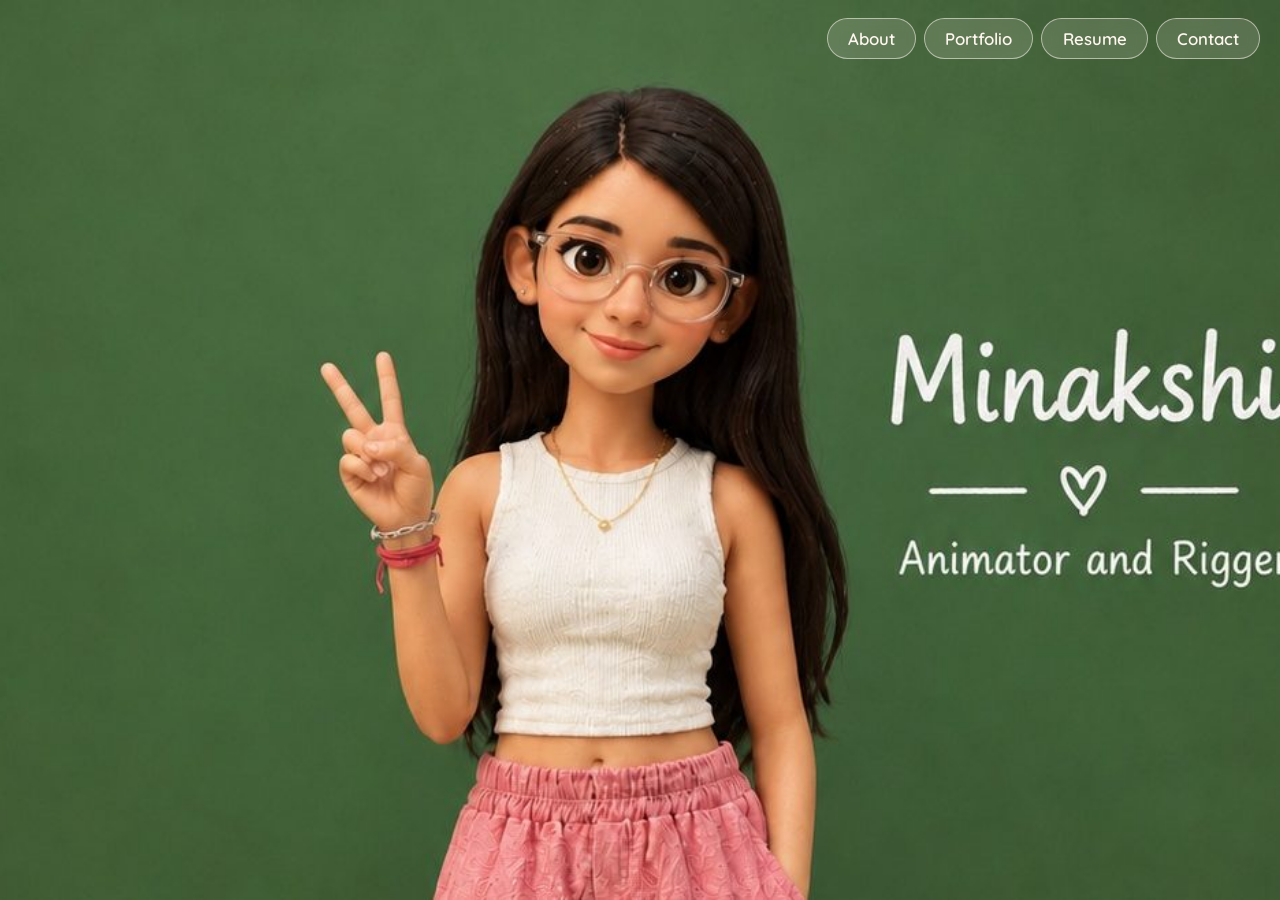
<file: index.html>
<!DOCTYPE html>
<html lang="en">
<head>
  <meta charset="utf-8">
  <meta name="viewport" content="width=device-width, initial-scale=1, viewport-fit=cover">
  <title>Minakshi</title>
  <link rel="preconnect" href="https://fonts.googleapis.com"><link rel="preconnect" href="https://fonts.gstatic.com" crossorigin>
  <link href="https://fonts.googleapis.com/css2?family=Caveat:wght@600;700&family=Quicksand:wght@500;600&display=swap" rel="stylesheet">
  <style>
    :root{
      --green:#3b6b3f;
      --pink:#f08a9c;
      --cream:#fff7ef;
      --ink:#23402a;
      box-sizing:border-box;
      padding-top:env(safe-area-inset-top,0px);
      padding-bottom:env(safe-area-inset-bottom,0px)
    }

    *,*::before,*::after{
      box-sizing:inherit
    }

    html,body{
      height:100%;margin:0
    }

    body{
      font-family:Quicksand,system-ui,sans-serif;
      color:var(--cream);
      background:var(--green);
      overflow:hidden
    }

    .bg{
      position:fixed;
      inset:0;
      background:var(--green) url(minakshi-bg.jpg) center 20%/cover no-repeat;
      transition:filter .7s ease,transform .9s cubic-bezier(.2,.8,.2,1);
      animation:breathe 9s ease-in-out infinite alternate;
      z-index:0
    }

    #rot{display:none;position:fixed;inset:0;z-index:100;background:var(--green);flex-direction:column;align-items:center;justify-content:center;gap:18px;text-align:center;padding:30px;font:700 1.9rem Caveat,cursive}
    #rot svg{width:90px;height:90px;animation:turn 2.2s ease-in-out infinite}
@keyframes turn{0%,30%{transform:rotate(0)}70%,100%{transform:rotate(-90deg)}}
@media (orientation:portrait) and (max-width:900px){#rot{display:flex}}
@keyframes breathe{from{transform:scale(1)}to{transform:scale(1.035)}}
body.blurred .bg{filter:blur(14px) brightness(.72) saturate(1.1);transform:scale(1.08);animation:none}
nav{position:fixed;top:max(18px,env(safe-area-inset-top,0px));right:20px;display:flex;gap:8px;flex-wrap:wrap;justify-content:flex-end;z-index:5;animation:drop 1s .2s both cubic-bezier(.2,.8,.2,1)}
@keyframes drop{from{opacity:0;transform:translateY(-24px)}to{opacity:1;transform:none}}
nav button,.btn{font:600 1.05rem Quicksand,sans-serif;color:var(--cream);background:rgba(255,247,239,.14);border:1.5px solid rgba(255,247,239,.55);border-radius:99px;padding:.55em 1.2em;cursor:pointer;backdrop-filter:blur(6px);transition:background .25s,color .25s,transform .25s;text-decoration:none;display:inline-block}
nav button:hover,.btn:hover{background:var(--cream);color:var(--ink);transform:translateY(-3px) rotate(-2deg)}
button:focus-visible,a:focus-visible{outline:3px solid var(--pink);outline-offset:3px}
.hint{position:fixed;left:22px;bottom:max(20px,env(safe-area-inset-bottom,0px));font:700 1.5rem Caveat,cursive;z-index:2;animation:drop 1s 1s both;text-shadow:0 2px 8px rgba(0,0,0,.35)}
.hint i{display:inline-block;animation:poke 1.6s ease-in-out infinite;font-style:normal}
@keyframes poke{50%{transform:translate(6px,-6px)}}
.panel{position:fixed;inset:0;display:grid;place-items:center;padding:16px;z-index:10;opacity:0;visibility:hidden;transition:opacity .45s,visibility 0s .45s;background:rgba(20,45,26,.18)}
.panel.open{opacity:1;visibility:visible;transition:opacity .45s}
.card{position:relative;width:min(760px,100%);max-height:calc(100vh - 32px);overflow:auto;padding:clamp(22px,4vw,44px);border-radius:28px;background:rgba(255,247,239,.16);border:1.5px solid rgba(255,247,239,.45);backdrop-filter:blur(22px) saturate(1.3);-webkit-backdrop-filter:blur(22px) saturate(1.3);box-shadow:0 30px 80px rgba(10,30,15,.4);transform:translateY(50px) scale(.92) rotate(-1.5deg);opacity:0;transition:transform .6s cubic-bezier(.2,1.2,.3,1),opacity .4s}
.panel.open .card{transform:none;opacity:1}
.panel.open .card>*,.panel.open .in>*{animation:pop .6s calc(.18s + var(--i,0)*.09s) both cubic-bezier(.2,1.2,.3,1)}
@keyframes pop{from{opacity:0;transform:translateY(22px) scale(.95)}to{opacity:1;transform:none}}
.back{position:absolute;top:16px;left:16px;width:44px;height:44px;border-radius:50%;border:1.5px solid rgba(255,247,239,.6);background:rgba(255,247,239,.15);color:var(--cream);cursor:pointer;display:grid;place-items:center;transition:transform .3s,background .3s}
.back:hover{background:var(--cream);color:var(--ink);transform:translateX(-4px)}
h2{font:700 clamp(2.2rem,6vw,3.2rem) Caveat,cursive;text-align:center;margin:.1em 0 .6em;text-shadow:0 2px 10px rgba(0,0,0,.25)}
p{line-height:1.7;font-size:1.08rem;margin:0 0 1em}
.grid{display:grid;grid-template-columns:repeat(3,1fr);gap:16px}
@media(max-width:560px){.grid{grid-template-columns:1fr}}
.tile{text-decoration:none;aspect-ratio:3/4;border-radius:20px;border:1.5px solid rgba(255,247,239,.55);background:rgba(255,247,239,.12);color:var(--cream);font:700 1.7rem Caveat,cursive;display:flex;flex-direction:column;align-items:center;justify-content:center;gap:14px;cursor:pointer;transition:transform .35s cubic-bezier(.2,1.4,.4,1),background .3s,color .3s}
@media(max-width:560px){.tile{text-decoration:none;aspect-ratio:auto;padding:22px;flex-direction:row}}
.tile svg{width:64px;height:64px;transition:transform .5s}
.tile:hover{transform:translateY(-8px) rotate(2deg);background:var(--cream);color:var(--ink)}
.tile:hover svg{transform:scale(1.15) rotate(-8deg)}
svg{fill:none;stroke:currentColor;stroke-width:2;stroke-linecap:round;stroke-linejoin:round}
.view{display:none}.view.show{display:block}
.reel{display:grid;gap:12px;grid-template-columns:repeat(auto-fit,minmax(150px,1fr))}
.reel div{aspect-ratio:16/10;border-radius:16px;border:1.5px dashed rgba(255,247,239,.6);display:grid;place-items:center;font-weight:600;transition:transform .3s}
.reel div:hover{transform:scale(1.04)}
.reel svg{width:38px;height:38px}
.row{display:flex;align-items:center;gap:14px;padding:14px 18px;margin-bottom:12px;border-radius:18px;background:rgba(255,247,239,.12);border:1.5px solid rgba(255,247,239,.4);color:var(--cream);text-decoration:none;font-weight:600;font-size:1.1rem;transition:transform .3s,background .3s,color .3s}
.row:hover{transform:translateX(8px);background:var(--cream);color:var(--ink)}
.row svg{width:26px;height:26px;flex:none}
.soc{display:flex;gap:16px;justify-content:center;margin-top:22px}
.soc a{width:60px;height:60px;border-radius:50%;border:1.5px solid rgba(255,247,239,.7);display:grid;place-items:center;color:var(--cream);transition:transform .4s cubic-bezier(.2,1.5,.4,1),background .3s,color .3s}
.soc a:hover{background:var(--pink);color:#fff;transform:translateY(-8px) rotate(10deg) scale(1.1)}
.soc svg{width:28px;height:28px}
.doc{background:var(--cream);color:var(--ink);border-radius:14px;padding:22px;margin:0 auto 18px;max-width:420px;text-align:left;position:relative}
.doc b{font:700 1.8rem Caveat,cursive}
.doc span{display:block;height:8px;border-radius:9px;background:rgba(35,64,42,.22);margin:12px 0}
.doc span:nth-child(3){width:80%}.doc span:nth-child(4){width:92%}.doc span:nth-child(5){width:60%}
.center{text-align:center}
@media (prefers-reduced-motion:reduce){*,*::before,*::after{animation:none!important;transition-duration:.01ms!important}}
body.leaving .panel.open{opacity:0;transition:opacity .35s}
</style></head>
<body>
<div id="rot"><svg viewBox="0 0 24 24"><rect x="7" y="2" width="10" height="20" rx="2"/><path d="M11 18h2"/></svg>Please rotate your phone to landscape</div>
<div class="bg" id="bg" role="img" aria-label="Minakshi, animator and rigger, making a peace sign"></div>

<nav aria-label="Main">
  <button data-open="about">About</button>
  <button data-open="portfolio">Portfolio</button>
  <button data-open="resume">Resume</button>
  <button data-open="contact">Contact</button>
</nav>

<section class="panel" id="about" aria-label="About me"><div class="card">
  <button class="back" data-close aria-label="Back"><svg viewBox="0 0 24 24" width="22" height="22"><path d="M19 12H5M11 6l-6 6 6 6"/></svg></button>
  <h2>About Me</h2>
  <p style="--i:1">Hi, I'm Minakshi, an animator and rigger who loves making characters feel alive. I build rigs that are fun for animators to pose, and I animate the moments between the poses.</p>
  <p style="--i:2">Creative and detail-oriented 3D Animation student pursuing B.Sc in Animation, VFX & Gaming at Chandigarh University. Skilled in 3D animation, modeling, rigging, rendering using Blender, Autodesk Maya. Passionate about creating visually engaging digital content and continuously improving artistic and technical abilities.</p>
  <p style="--i:3">I'm open to freelance work and studio roles.</p>
</div></section>

<section class="panel" id="portfolio" aria-label="Portfolio"><div class="card">
  <button class="back" data-close aria-label="Back"><svg viewBox="0 0 24 24" width="22" height="22"><path d="M19 12H5M11 6l-6 6 6 6"/></svg></button>
  <h2>Portfolio</h2>
  <div class="grid in">
    <a class="tile" style="--i:1" href="animation.html"><svg viewBox="0 0 64 64"><circle cx="32" cy="14" r="8"/><path d="M32 22v20M18 30l14-4 14 4M32 42l-10 16M32 42l10 16"/></svg>Animation</a>
    <a class="tile" style="--i:2" href="rigging.html"><svg viewBox="0 0 64 64"><circle cx="14" cy="14" r="6"/><circle cx="32" cy="34" r="6"/><circle cx="50" cy="52" r="6"/><path d="M18 18l10 12M36 38l10 10"/></svg>Rigging</a>
    <a class="tile" style="--i:3" href="modelling.html"><svg viewBox="0 0 64 64"><path d="M32 6l22 12v28L32 58 10 46V18z"/><path d="M10 18l22 12 22-12M32 30v28"/></svg>Modelling</a>
  </div>
</div></section>

<section class="panel" id="resume" aria-label="Resume"><div class="card center">
  <button class="back" data-close aria-label="Back"><svg viewBox="0 0 24 24" width="22" height="22"><path d="M19 12H5M11 6l-6 6 6 6"/></svg></button>
  <h2>Resume</h2>
  <div class="doc" style="--i:1"><b>KM Minakshi</b> <br>
    3D Animator & Rigger <br>
    minakshirawat676@gmail.com | Chandigarh <br>
    <i>LinkedIn:</i> www.linkedin.com/in/km-minakshi<br>
    <b>PROFESSIONAL SUMMARY</b><br>
    Creative and detail-oriented 3D Animation student pursuing B.Sc in Animation, VFX &
    Gaming at Chandigarh University. Skilled in 3D animation, modeling, , rigging, rendering
    using Blender, Autodesk Maya. Passionate about creating visually engaging digital
    content and continuously improving artistic and technical abilities.<br>
    <b>SKILLS</b><br>
    <li><i>Software:</i> Blender, Autodesk Maya, Adobe Photoshop, Adobe Illustrator<br></li>
    <li><i>Creative Skills:</i> 3D Modeling, Rendering, 3D Animation, Rigging<br></li>
    <li><i>Skills:</i> Communication, Leadership, Teamwork, Project Management<br></li>
    <b>FEATURED PROJECTS</b><br>
    3D Modelling Artist | June 2025 - July 2025<br>
    Designed a modern 3D office interior environment.<br>
    Created realistic lighting, textures, and materials for enhanced visualization.<br>
    Modeled office assets including desks, computers, chairs, and decorative elements.<br>
    Developed a clean and professional workspace concept focused on productivity
    and realism.<br>
    Animator | June 2026 - July 2026<br>
    Created loop animations in Blender<br>
    Focused on smooth seamless motion and timing<br>
    <b>EDUCATION</b><br>
    <li>Chandigarh University | B.Sc Animation, VFX & Gaming | 2024 - Present<br></li>
    <li>Army Public School, Chandimandir | CBSE Higher Secondary Education | 2023 -2024<br></li>
    <li>Army Public School, Chandim andir | CBSE Secondary Education | 2021 - 2022<br></li>
    <b>CERTIFICATIONS</b><br>
    Generative Al - <i>LinkedIn Certification<br></i>
    Mastering Communication as a Leader - <i>LinkedIn Learning<br></i>
    Generative AI - <i>Google<br></i>
    <b>ACHIEVEMENTS</b><br>
    <li>1st Position in Face Painting - International Animation Day 2025<br></li>
    <li>Participated in collaborative animation and creative projects<br></li>
    <b>LANGUAGES<br></b>
    <li>Hindi<br></li>
    <li>English</div></li>
  <a class="btn" style="--i:2" href="Resume.pdf" download>Download resume</a>
</div></section>

<section class="panel" id="contact" aria-label="Contact"><div class="card">
  <button class="back" data-close aria-label="Back"><svg viewBox="0 0 24 24" width="22" height="22"><path d="M19 12H5M11 6l-6 6 6 6"/></svg></button>
  <h2>Contact</h2>
  <div class="in">
  <a class="row" style="--i:1" href="mailto:minakshirawat676@gmail.com"><svg viewBox="0 0 24 24"><rect x="3" y="5" width="18" height="14" rx="3"/><path d="M3 7l9 6 9-6"/></svg>minakshirawat676@gmail.com</a>
  <a class="row" style="--i:2" href="tel:+918708232068"><svg viewBox="0 0 24 24"><path d="M5 4h4l2 5-2.5 1.5a11 11 0 005 5L15 13l5 2v4a2 2 0 01-2 2A15 15 0 013 6a2 2 0 012-2z"/></svg>+91 8708232068</a>
  <div class="soc" style="--i:3">
    <a href="https://www.instagram.com/aesthetic.mesh/?hl=en" target="_blank" rel="noopener noreferrer" aria-label="Instagram"><svg viewBox="0 0 24 24"><rect x="3" y="3" width="18" height="18" rx="5"/><circle cx="12" cy="12" r="4"/><circle cx="17.5" cy="6.5" r=".6"/></svg></a>
    <a href="https://www.linkedin.com/in/km-minakshi" target="_blank" rel="noopener noreferrer" aria-label="LinkedIn"><svg viewBox="0 0 24 24"><path d="M6 10v8M6 6v.01M11 18v-8M11 13a3 3 0 016 0v5"/></svg></a>
    <a href="https://www.artstation.com/minakshi89" target="_blank" rel="noopener noreferrer" aria-label="ArtStation"><svg viewBox="0 0 24 24" style="fill:currentColor;stroke:none"><path d="M0 17.723l2.027 3.505a2.424 2.424 0 0 0 2.164 1.333h13.457l-2.792-4.838H0zm24 .025c0-.484-.143-.935-.388-1.314L15.728 2.728a2.424 2.424 0 0 0-2.142-1.289H9.419L21.598 22.54l1.92-3.325c.378-.637.482-.919.482-1.467zm-11.129-3.462L7.428 4.858l-5.444 9.428h10.887z"/></svg></a>
  </div></div>
</div></section>

<script>
const body=document.body;let current=null,last=null;
function openP(id){const p=document.getElementById(id);if(!p)return;last=document.activeElement;
  if(current&&current!==p)current.classList.remove('open');
  p.classList.add('open');current=p;body.classList.add('blurred');
  setTimeout(()=>p.querySelector('.back').focus(),50)}
function closeP(){if(!current)return;current.classList.remove('open');current=null;body.classList.remove('blurred');if(last)last.focus()}
document.querySelectorAll('[data-open]').forEach(b=>b.onclick=()=>openP(b.dataset.open));
document.querySelectorAll('[data-close]').forEach(b=>b.onclick=closeP);
document.querySelectorAll('.panel').forEach(p=>p.addEventListener('click',e=>{if(e.target===p)closeP()}));
addEventListener('keydown',e=>{if(e.key==='Escape')closeP()});
document.querySelectorAll('.tile').forEach(a=>a.addEventListener('click',e=>{e.preventDefault();body.classList.add('leaving');setTimeout(()=>location.href=a.href,350)}));
if(location.hash==='#portfolio')openP('portfolio');
addEventListener('pageshow',()=>body.classList.remove('leaving'));
</script>
</body></html>
</file>
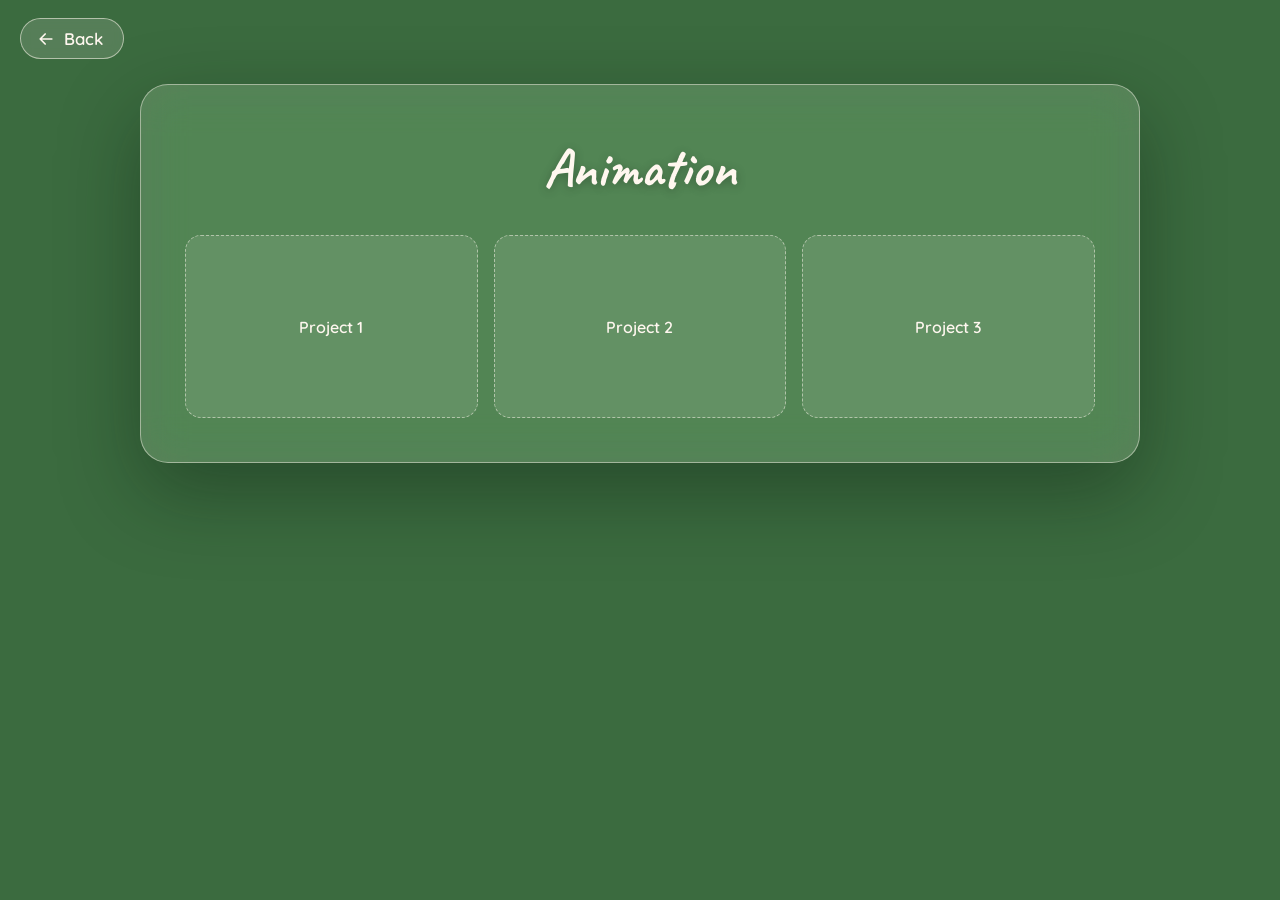
<file: animation.html>
<!DOCTYPE html>
<html lang="en"><head><meta charset="utf-8">
<meta name="viewport" content="width=device-width, initial-scale=1, viewport-fit=cover">
<title>Animation | Minakshi</title>
<link rel="stylesheet" href="subpage.css">
</head><body>
<div id="rot"><svg viewBox="0 0 24 24"><rect x="7" y="2" width="10" height="20" rx="2"/><path d="M11 18h2"/></svg>Please rotate your phone to landscape</div>
<div class="bg"></div>
<a class="back" href="index.html#portfolio" aria-label="Back to portfolio"><svg viewBox="0 0 24 24"><path d="M19 12H5M11 6l-6 6 6 6"/></svg>Back</a>

<main class="card">
  <h1>Animation</h1>
  <div class="reel">
    <div class="ph">Project 1</div>
    <div class="ph">Project 2</div>
    <div class="ph">Project 3</div>
  </div>
</main>
</body></html>
</file>
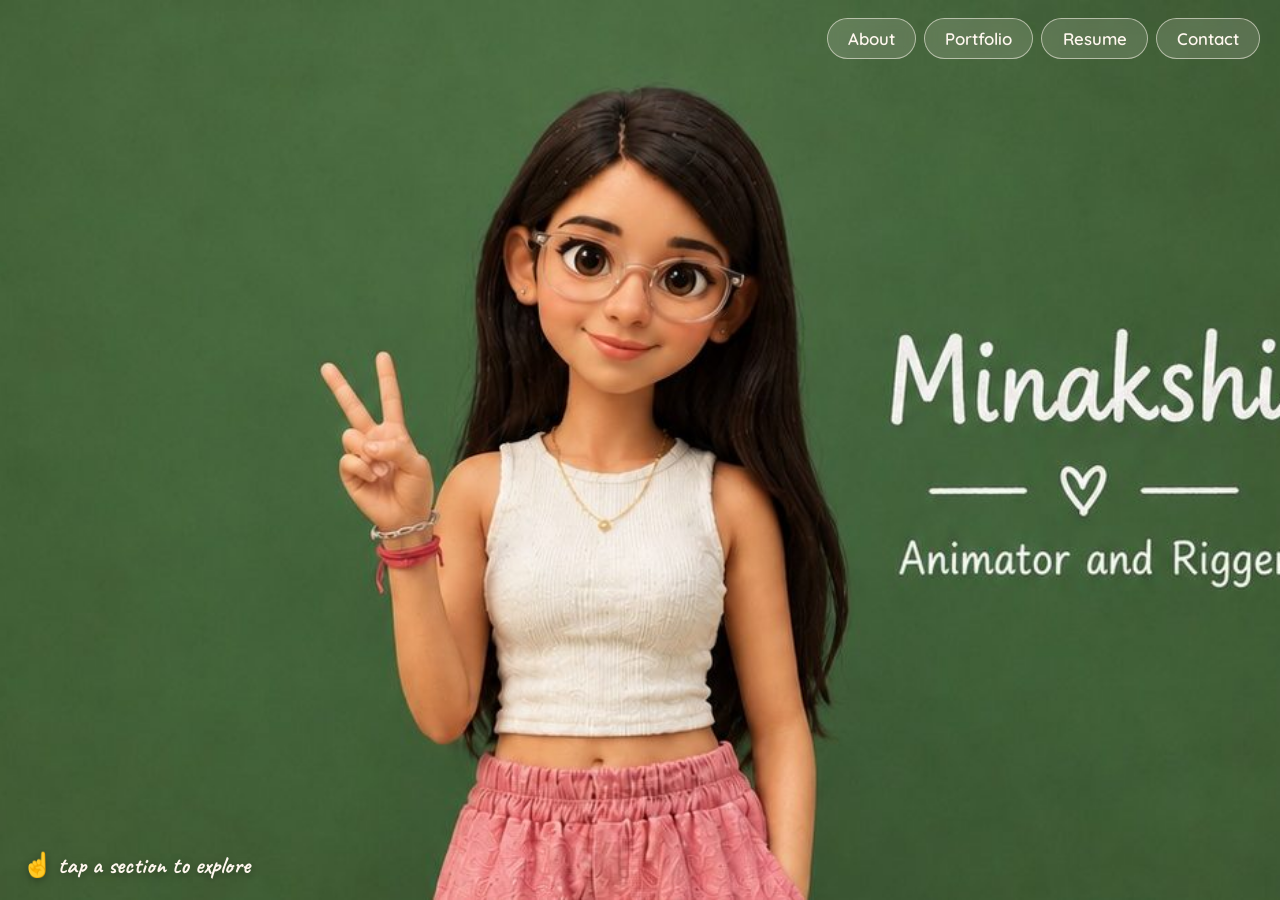
<file: minakshi-portfolio.html>
<!DOCTYPE html>
<html lang="en"><head><meta charset="utf-8">
<meta name="viewport" content="width=device-width, initial-scale=1, viewport-fit=cover">
<title>Minakshi | Animator and Rigger</title>
<link rel="preconnect" href="https://fonts.googleapis.com"><link rel="preconnect" href="https://fonts.gstatic.com" crossorigin>
<link href="https://fonts.googleapis.com/css2?family=Caveat:wght@600;700&family=Quicksand:wght@500;600&display=swap" rel="stylesheet">
<style>
:root{--green:#3b6b3f;--pink:#f08a9c;--cream:#fff7ef;--ink:#23402a;box-sizing:border-box;padding-top:env(safe-area-inset-top,0px);padding-bottom:env(safe-area-inset-bottom,0px)}
*,*::before,*::after{box-sizing:inherit}
html,body{height:100%;margin:0}
body{font-family:Quicksand,system-ui,sans-serif;color:var(--cream);background:var(--green);overflow:hidden}
.bg{position:fixed;inset:0;background:var(--green) url([data-uri]) center 20%/cover no-repeat;transition:filter .7s ease,transform .9s cubic-bezier(.2,.8,.2,1);animation:breathe 9s ease-in-out infinite alternate;z-index:0}
#rot{display:none;position:fixed;inset:0;z-index:100;background:var(--green);flex-direction:column;align-items:center;justify-content:center;gap:18px;text-align:center;padding:30px;font:700 1.9rem Caveat,cursive}
#rot svg{width:90px;height:90px;animation:turn 2.2s ease-in-out infinite}
@keyframes turn{0%,30%{transform:rotate(0)}70%,100%{transform:rotate(-90deg)}}
@media (orientation:portrait) and (max-width:900px){#rot{display:flex}}
@keyframes breathe{from{transform:scale(1)}to{transform:scale(1.035)}}
body.blurred .bg{filter:blur(14px) brightness(.72) saturate(1.1);transform:scale(1.08);animation:none}
nav{position:fixed;top:max(18px,env(safe-area-inset-top,0px));right:20px;display:flex;gap:8px;flex-wrap:wrap;justify-content:flex-end;z-index:5;animation:drop 1s .2s both cubic-bezier(.2,.8,.2,1)}
@keyframes drop{from{opacity:0;transform:translateY(-24px)}to{opacity:1;transform:none}}
nav button,.btn{font:600 1.05rem Quicksand,sans-serif;color:var(--cream);background:rgba(255,247,239,.14);border:1.5px solid rgba(255,247,239,.55);border-radius:99px;padding:.55em 1.2em;cursor:pointer;backdrop-filter:blur(6px);transition:background .25s,color .25s,transform .25s;text-decoration:none;display:inline-block}
nav button:hover,.btn:hover{background:var(--cream);color:var(--ink);transform:translateY(-3px) rotate(-2deg)}
button:focus-visible,a:focus-visible{outline:3px solid var(--pink);outline-offset:3px}
.hint{position:fixed;left:22px;bottom:max(20px,env(safe-area-inset-bottom,0px));font:700 1.5rem Caveat,cursive;z-index:2;animation:drop 1s 1s both;text-shadow:0 2px 8px rgba(0,0,0,.35)}
.hint i{display:inline-block;animation:poke 1.6s ease-in-out infinite;font-style:normal}
@keyframes poke{50%{transform:translate(6px,-6px)}}
.panel{position:fixed;inset:0;display:grid;place-items:center;padding:16px;z-index:10;opacity:0;visibility:hidden;transition:opacity .45s,visibility 0s .45s;background:rgba(20,45,26,.18)}
.panel.open{opacity:1;visibility:visible;transition:opacity .45s}
.card{position:relative;width:min(760px,100%);max-height:calc(100vh - 32px);overflow:auto;padding:clamp(22px,4vw,44px);border-radius:28px;background:rgba(255,247,239,.16);border:1.5px solid rgba(255,247,239,.45);backdrop-filter:blur(22px) saturate(1.3);-webkit-backdrop-filter:blur(22px) saturate(1.3);box-shadow:0 30px 80px rgba(10,30,15,.4);transform:translateY(50px) scale(.92) rotate(-1.5deg);opacity:0;transition:transform .6s cubic-bezier(.2,1.2,.3,1),opacity .4s}
.panel.open .card{transform:none;opacity:1}
.panel.open .card>*,.panel.open .in>*{animation:pop .6s calc(.18s + var(--i,0)*.09s) both cubic-bezier(.2,1.2,.3,1)}
@keyframes pop{from{opacity:0;transform:translateY(22px) scale(.95)}to{opacity:1;transform:none}}
.back{position:absolute;top:16px;left:16px;width:44px;height:44px;border-radius:50%;border:1.5px solid rgba(255,247,239,.6);background:rgba(255,247,239,.15);color:var(--cream);cursor:pointer;display:grid;place-items:center;transition:transform .3s,background .3s}
.back:hover{background:var(--cream);color:var(--ink);transform:translateX(-4px)}
h2{font:700 clamp(2.2rem,6vw,3.2rem) Caveat,cursive;text-align:center;margin:.1em 0 .6em;text-shadow:0 2px 10px rgba(0,0,0,.25)}
p{line-height:1.7;font-size:1.08rem;margin:0 0 1em}
.grid{display:grid;grid-template-columns:repeat(3,1fr);gap:16px}
@media(max-width:560px){.grid{grid-template-columns:1fr}}
.tile{aspect-ratio:3/4;border-radius:20px;border:1.5px solid rgba(255,247,239,.55);background:rgba(255,247,239,.12);color:var(--cream);font:700 1.7rem Caveat,cursive;display:flex;flex-direction:column;align-items:center;justify-content:center;gap:14px;cursor:pointer;transition:transform .35s cubic-bezier(.2,1.4,.4,1),background .3s,color .3s}
@media(max-width:560px){.tile{aspect-ratio:auto;padding:22px;flex-direction:row}}
.tile svg{width:64px;height:64px;transition:transform .5s}
.tile:hover{transform:translateY(-8px) rotate(2deg);background:var(--cream);color:var(--ink)}
.tile:hover svg{transform:scale(1.15) rotate(-8deg)}
svg{fill:none;stroke:currentColor;stroke-width:2;stroke-linecap:round;stroke-linejoin:round}
.view{display:none}.view.show{display:block}
.reel{display:grid;gap:12px;grid-template-columns:repeat(auto-fit,minmax(150px,1fr))}
.reel div{aspect-ratio:16/10;border-radius:16px;border:1.5px dashed rgba(255,247,239,.6);display:grid;place-items:center;font-weight:600;transition:transform .3s}
.reel div:hover{transform:scale(1.04)}
.reel svg{width:38px;height:38px}
.row{display:flex;align-items:center;gap:14px;padding:14px 18px;margin-bottom:12px;border-radius:18px;background:rgba(255,247,239,.12);border:1.5px solid rgba(255,247,239,.4);color:var(--cream);text-decoration:none;font-weight:600;font-size:1.1rem;transition:transform .3s,background .3s,color .3s}
.row:hover{transform:translateX(8px);background:var(--cream);color:var(--ink)}
.row svg{width:26px;height:26px;flex:none}
.soc{display:flex;gap:16px;justify-content:center;margin-top:22px}
.soc a{width:60px;height:60px;border-radius:50%;border:1.5px solid rgba(255,247,239,.7);display:grid;place-items:center;color:var(--cream);transition:transform .4s cubic-bezier(.2,1.5,.4,1),background .3s,color .3s}
.soc a:hover{background:var(--pink);color:#fff;transform:translateY(-8px) rotate(10deg) scale(1.1)}
.soc svg{width:28px;height:28px}
.doc{background:var(--cream);color:var(--ink);border-radius:14px;padding:22px;margin:0 auto 18px;max-width:420px;text-align:left;position:relative}
.doc b{font:700 1.8rem Caveat,cursive}
.doc span{display:block;height:8px;border-radius:9px;background:rgba(35,64,42,.22);margin:12px 0}
.doc span:nth-child(3){width:80%}.doc span:nth-child(4){width:92%}.doc span:nth-child(5){width:60%}
.center{text-align:center}
@media (prefers-reduced-motion:reduce){*,*::before,*::after{animation:none!important;transition-duration:.01ms!important}}
</style></head>
<body>
<div id="rot"><svg viewBox="0 0 24 24"><rect x="7" y="2" width="10" height="20" rx="2"/><path d="M11 18h2"/></svg>Please rotate your phone to landscape</div>
<div class="bg" id="bg" role="img" aria-label="Minakshi, animator and rigger, making a peace sign"></div>

<nav aria-label="Main">
  <button data-open="about">About</button>
  <button data-open="portfolio">Portfolio</button>
  <button data-open="resume">Resume</button>
  <button data-open="contact">Contact</button>
</nav>
<div class="hint"><i>☝</i> tap a section to explore</div>

<section class="panel" id="about" aria-label="About me"><div class="card">
  <button class="back" data-close aria-label="Back"><svg viewBox="0 0 24 24" width="22" height="22"><path d="M19 12H5M11 6l-6 6 6 6"/></svg></button>
  <h2>About Me</h2>
  <p style="--i:1">Hi, I'm Minakshi, an animator and rigger who loves making characters feel alive. I build rigs that are fun for animators to pose, and I animate the moments between the poses.</p>
  <p style="--i:2">Edit this text with your story: where you studied, the software you use, and the kind of projects you enjoy most.</p>
  <p style="--i:3">I'm open to freelance work and studio roles.</p>
</div></section>

<section class="panel" id="portfolio" aria-label="Portfolio"><div class="card">
  <button class="back" id="pback" aria-label="Back"><svg viewBox="0 0 24 24" width="22" height="22"><path d="M19 12H5M11 6l-6 6 6 6"/></svg></button>
  <div class="view show" data-view="home"><h2>Portfolio</h2>
    <div class="grid in">
      <button class="tile" style="--i:1" data-work="Animation"><svg viewBox="0 0 64 64"><circle cx="32" cy="14" r="8"/><path d="M32 22v20M18 30l14-4 14 4M32 42l-10 16M32 42l10 16"/></svg>Animation</button>
      <button class="tile" style="--i:2" data-work="Rigging"><svg viewBox="0 0 64 64"><circle cx="14" cy="14" r="6"/><circle cx="32" cy="34" r="6"/><circle cx="50" cy="52" r="6"/><path d="M18 18l10 12M36 38l10 10"/></svg>Rigging</button>
      <button class="tile" style="--i:3" data-work="Modelling"><svg viewBox="0 0 64 64"><path d="M32 6l22 12v28L32 58 10 46V18z"/><path d="M10 18l22 12 22-12M32 30v28"/></svg>Modelling</button>
    </div></div>
  <div class="view" data-view="work"><h2 id="wtitle"></h2>
    <div class="reel in">
      <div style="--i:1"><svg viewBox="0 0 24 24"><path d="M8 5l11 7-11 7z"/></svg></div>
      <div style="--i:2"><svg viewBox="0 0 24 24"><path d="M8 5l11 7-11 7z"/></svg></div>
      <div style="--i:3"><svg viewBox="0 0 24 24"><path d="M8 5l11 7-11 7z"/></svg></div>
    </div>
    <p class="center" style="margin-top:18px">Your projects will appear here.</p></div>
</div></section>

<section class="panel" id="resume" aria-label="Resume"><div class="card center">
  <button class="back" data-close aria-label="Back"><svg viewBox="0 0 24 24" width="22" height="22"><path d="M19 12H5M11 6l-6 6 6 6"/></svg></button>
  <h2>Resume</h2>
  <div class="doc" style="--i:1"><b>Minakshi</b><span></span><span></span><span></span><span></span></div>
  <a class="btn" style="--i:2" href="#" download>Download resume</a>
</div></section>

<section class="panel" id="contact" aria-label="Contact"><div class="card">
  <button class="back" data-close aria-label="Back"><svg viewBox="0 0 24 24" width="22" height="22"><path d="M19 12H5M11 6l-6 6 6 6"/></svg></button>
  <h2>Contact</h2>
  <div class="in">
  <a class="row" style="--i:1" href="mailto:youremail@example.com"><svg viewBox="0 0 24 24"><rect x="3" y="5" width="18" height="14" rx="3"/><path d="M3 7l9 6 9-6"/></svg>youremail@example.com</a>
  <a class="row" style="--i:2" href="tel:+910000000000"><svg viewBox="0 0 24 24"><path d="M5 4h4l2 5-2.5 1.5a11 11 0 005 5L15 13l5 2v4a2 2 0 01-2 2A15 15 0 013 6a2 2 0 012-2z"/></svg>+91 00000 00000</a>
  <div class="soc" style="--i:3">
    <a href="#" aria-label="Instagram"><svg viewBox="0 0 24 24"><rect x="3" y="3" width="18" height="18" rx="5"/><circle cx="12" cy="12" r="4"/><circle cx="17.5" cy="6.5" r=".6"/></svg></a>
    <a href="#" aria-label="LinkedIn"><svg viewBox="0 0 24 24"><path d="M6 10v8M6 6v.01M11 18v-8M11 13a3 3 0 016 0v5"/></svg></a>
    <a href="#" aria-label="YouTube"><svg viewBox="0 0 24 24"><rect x="2.5" y="5" width="19" height="14" rx="4"/><path d="M10 9l5 3-5 3z"/></svg></a>
  </div></div>
</div></section>

<script>
const body=document.body,panels=document.querySelectorAll('.panel');
let current=null,last=null;
function openP(id){const p=document.getElementById(id);if(!p)return;last=document.activeElement;
  if(current&&current!==p)current.classList.remove('open');
  if(id==='portfolio')showView('home');
  p.classList.add('open');current=p;body.classList.add('blurred');
  setTimeout(()=>p.querySelector('.back').focus(),50)}
function closeP(){if(!current)return;current.classList.remove('open');current=null;body.classList.remove('blurred');if(last)last.focus()}
function showView(v){document.querySelectorAll('#portfolio .view').forEach(e=>e.classList.toggle('show',e.dataset.view===v))}
document.querySelectorAll('[data-open]').forEach(b=>b.onclick=()=>openP(b.dataset.open));
document.querySelectorAll('[data-close]').forEach(b=>b.onclick=closeP);
document.querySelectorAll('[data-work]').forEach(b=>b.onclick=()=>{document.getElementById('wtitle').textContent=b.dataset.work;showView('work');
  const w=document.querySelector('[data-view=work]');w.style.animation='none';w.offsetHeight;w.style.animation=''});
const pback=document.getElementById('pback');
function inWork(){return document.querySelector('[data-view=work]').classList.contains('show')}
pback.onclick=()=>inWork()?showView('home'):closeP();
panels.forEach(p=>p.addEventListener('click',e=>{if(e.target===p)closeP()}));
addEventListener('keydown',e=>{if(e.key==='Escape'){current&&current.id==='portfolio'&&inWork()?showView('home'):closeP()}});
</script>
</body></html>
</file>
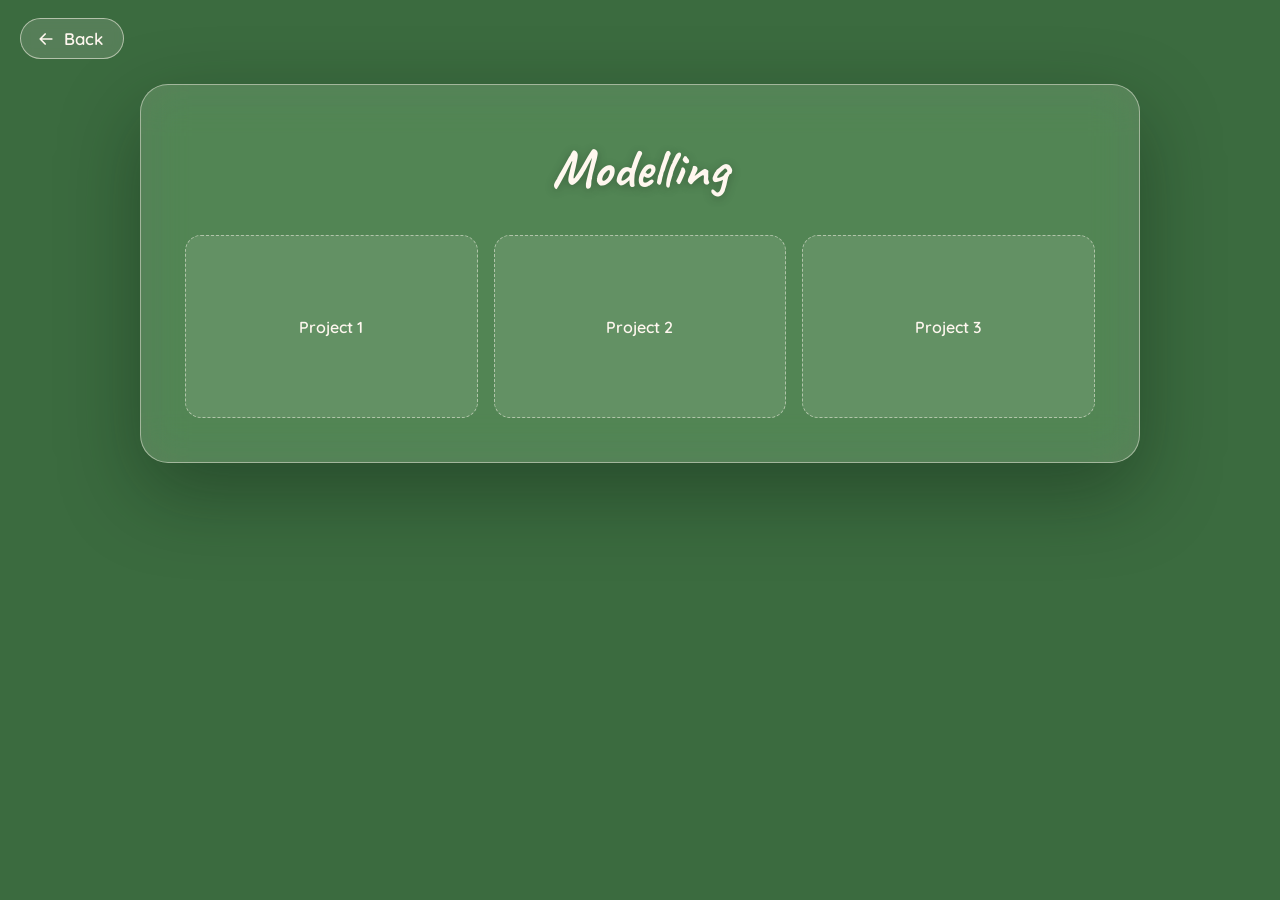
<file: modelling.html>
<!DOCTYPE html>
<html lang="en"><head><meta charset="utf-8">
<meta name="viewport" content="width=device-width, initial-scale=1, viewport-fit=cover">
<title>Modelling | Minakshi</title>
<link rel="stylesheet" href="subpage.css">
</head><body>
<div id="rot"><svg viewBox="0 0 24 24"><rect x="7" y="2" width="10" height="20" rx="2"/><path d="M11 18h2"/></svg>Please rotate your phone to landscape</div>
<div class="bg"></div>
<a class="back" href="index.html#portfolio" aria-label="Back to portfolio"><svg viewBox="0 0 24 24"><path d="M19 12H5M11 6l-6 6 6 6"/></svg>Back</a>

<main class="card">
  <h1>Modelling</h1>
  <div class="reel">
    <div class="ph">Project 1</div>
    <div class="ph">Project 2</div>
    <div class="ph">Project 3</div>
  </div>
</main>
</body></html>
</file>
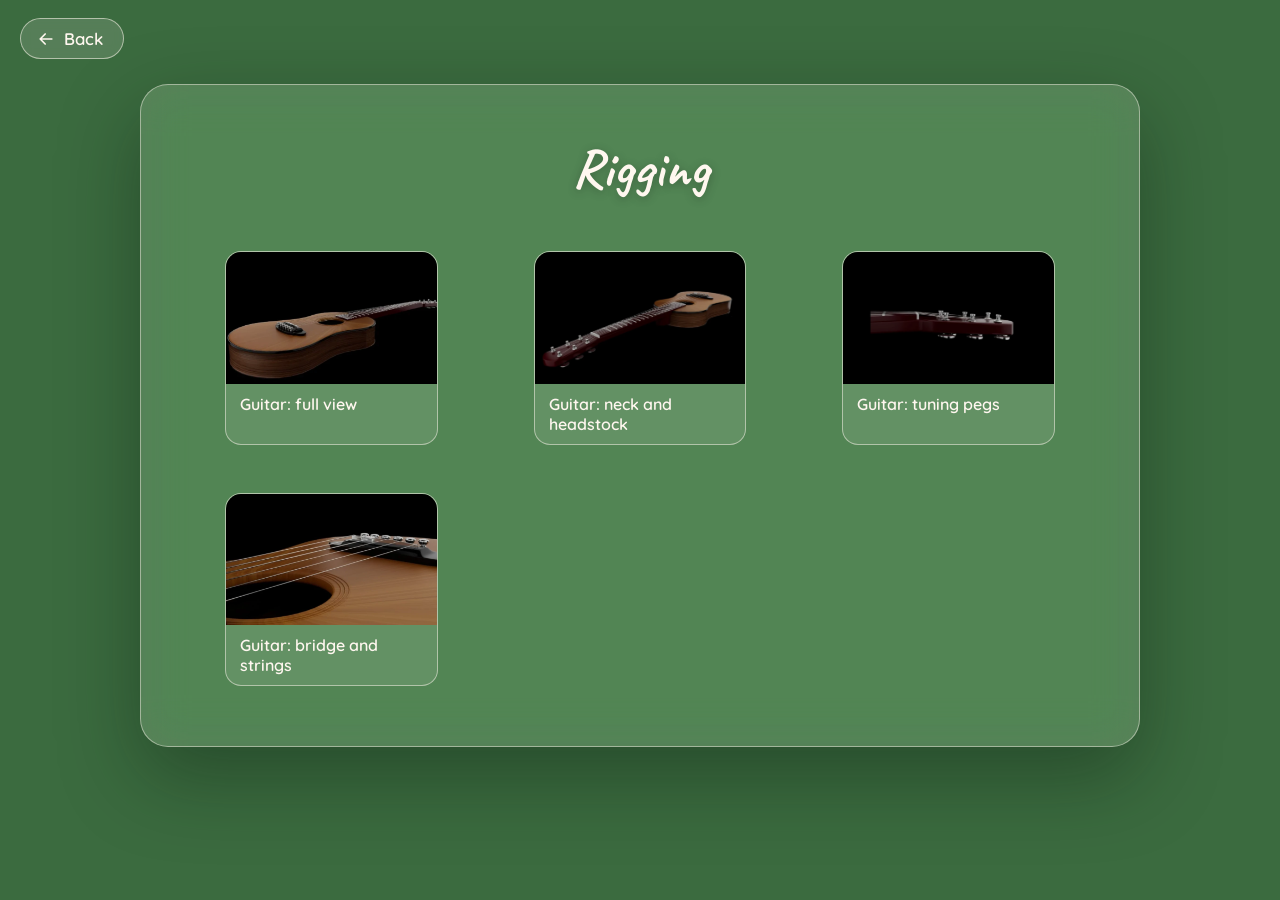
<file: rigging.html>
<!DOCTYPE html>
<html lang="en"><head><meta charset="utf-8">
<meta name="viewport" content="width=device-width, initial-scale=1, viewport-fit=cover">
<title>Rigging | Minakshi</title>
<link rel="stylesheet" href="subpage.css">
</head><body>
<div id="rot"><svg viewBox="0 0 24 24"><rect x="7" y="2" width="10" height="20" rx="2"/><path d="M11 18h2"/></svg>Please rotate your phone to landscape</div>
<div class="bg"></div>
<a class="back" href="index.html#portfolio" aria-label="Back to portfolio"><svg viewBox="0 0 24 24"><path d="M19 12H5M11 6l-6 6 6 6"/></svg>Back</a>

<main class="card">
  <h1>Rigging</h1>
  <div class="reel">
    <figure style="--i:1"><img src="guatar4.png" alt="3D acoustic guitar, full body view"><figcaption>Guitar: full view</figcaption></figure>
    <figure style="--i:2"><img src="guitar1.png" alt="3D guitar neck and headstock"><figcaption>Guitar: neck and headstock</figcaption></figure>
    <figure style="--i:3"><img src="guitar2.png" alt="Close-up of guitar tuning pegs"><figcaption>Guitar: tuning pegs</figcaption></figure>
    <figure style="--i:4"><img src="guitar3.png" alt="Close-up of guitar bridge and strings"><figcaption>Guitar: bridge and strings</figcaption></figure>
  </div>
</main>

<div class="lb" id="lb" aria-hidden="true"><img alt=""></div>
<script>
const lb=document.getElementById('lb'),lbi=lb.querySelector('img');
document.querySelectorAll('.reel img').forEach(i=>i.onclick=()=>{lbi.src=i.src;lbi.alt=i.alt;lb.classList.add('open')});
lb.onclick=()=>lb.classList.remove('open');
addEventListener('keydown',e=>{if(e.key==='Escape')lb.classList.remove('open')});
</script>
</body></html>
</file>
<file: subpage.css>
@import url('https://fonts.googleapis.com/css2?family=Caveat:wght@600;700&family=Quicksand:wght@500;600&display=swap');

:root{
  --green:#3b6b3f;
  --pink:#f08a9c;
  --cream:#fff7ef;
  --ink:#23402a;
  box-sizing:border-box
}

*,*::before,*::after{
  box-sizing:inherit
}

html,body{
  min-height:100%;margin:0
}

body{
  font-family:Quicksand,system-ui,sans-serif;
  color:var(--cream);
  background:var(--green);
  overflow-x:hidden
}

.back{
  position:fixed;
  top:max(18px,env(safe-area-inset-top,0px));
  left:20px;
  z-index:5;
  display:inline-flex;
  align-items:center;
  gap:8px;
  font:600 1.05rem Quicksand,sans-serif;
  color:var(--cream);
  text-decoration:none;
  background:rgba(255,247,239,.14);
  border:1.5px solid rgba(255,247,239,.55);
  border-radius:99px;
  padding:.55em 1.2em .55em .9em;
  backdrop-filter:blur(6px);
  transition:background .25s,color .25s,transform .25s;
  animation:drop .8s .1s both cubic-bezier(.2,.8,.2,1)
}

.back:hover{
  background:var(--cream);color:var(--ink);transform:translateX(-4px)
}

.back svg{
  width:20px;
  height:20px;
  fill:none;
  stroke:currentColor;
  stroke-width:2;
  stroke-linecap:round;
  stroke-linejoin:round
}

a:focus-visible,
button:focus-visible{
  outline:3px solid var(--pink);
  outline-offset:3px
}

@keyframes drop{from{opacity:0;transform:translateY(-24px)}to{opacity:1;transform:none}}
main.card{width:min(1000px,calc(100% - 32px));margin:84px auto 32px;padding:clamp(22px,4vw,44px);border-radius:28px;background:rgba(255,247,239,.16);border:1.5px solid rgba(255,247,239,.45);backdrop-filter:blur(22px) saturate(1.3);-webkit-backdrop-filter:blur(22px) saturate(1.3);box-shadow:0 30px 80px rgba(10,30,15,.4);animation:enter .7s .1s both cubic-bezier(.2,1.2,.3,1)}
@keyframes enter{from{opacity:0;transform:translateY(50px) scale(.94) rotate(-1.5deg)}to{opacity:1;transform:none}}
h1,h2{font:700 clamp(2.2rem,6vw,3.4rem) Caveat,cursive;text-align:center;margin:.1em 0 .6em;text-shadow:0 2px 10px rgba(0,0,0,.25)}
h3{font:700 1.7rem Caveat,cursive;margin:.2em 0}
p{line-height:1.7;font-size:1.08rem;margin:0 0 1em}
a{color:var(--cream)}
.reel{display:grid;gap:16px;grid-template-columns:repeat(auto-fit,minmax(240px,1fr))}
.reel>*{border-radius:16px;overflow:hidden;border:1.5px solid rgba(255,247,239,.5);background:rgba(255,247,239,.1);transition:transform .3s}
.reel>*:hover{transform:translateY(-6px) scale(1.02)}
.reel img,.reel video,.reel iframe{display:block;width:100%;aspect-ratio:16/10;object-fit:cover;border:0}
.reel .ph{aspect-ratio:16/10;display:grid;place-items:center;font-weight:600;border-style:dashed}
.reel figcaption{padding:10px 14px;font-weight:600}
#rot{display:none;position:fixed;inset:0;z-index:100;background:var(--green);flex-direction:column;align-items:center;justify-content:center;gap:18px;text-align:center;padding:30px;font:700 1.9rem Caveat,cursive}
#rot svg{width:90px;height:90px;fill:none;stroke:currentColor;stroke-width:2;stroke-linecap:round;stroke-linejoin:round;animation:turn 2.2s ease-in-out infinite}
@keyframes turn{0%,30%{transform:rotate(0)}70%,100%{transform:rotate(-90deg)}}
@media (orientation:portrait) and (max-width:900px){#rot{display:flex}}
@media (prefers-reduced-motion:reduce){*,*::before,*::after{animation:none!important;transition-duration:.01ms!important}}
</file>
